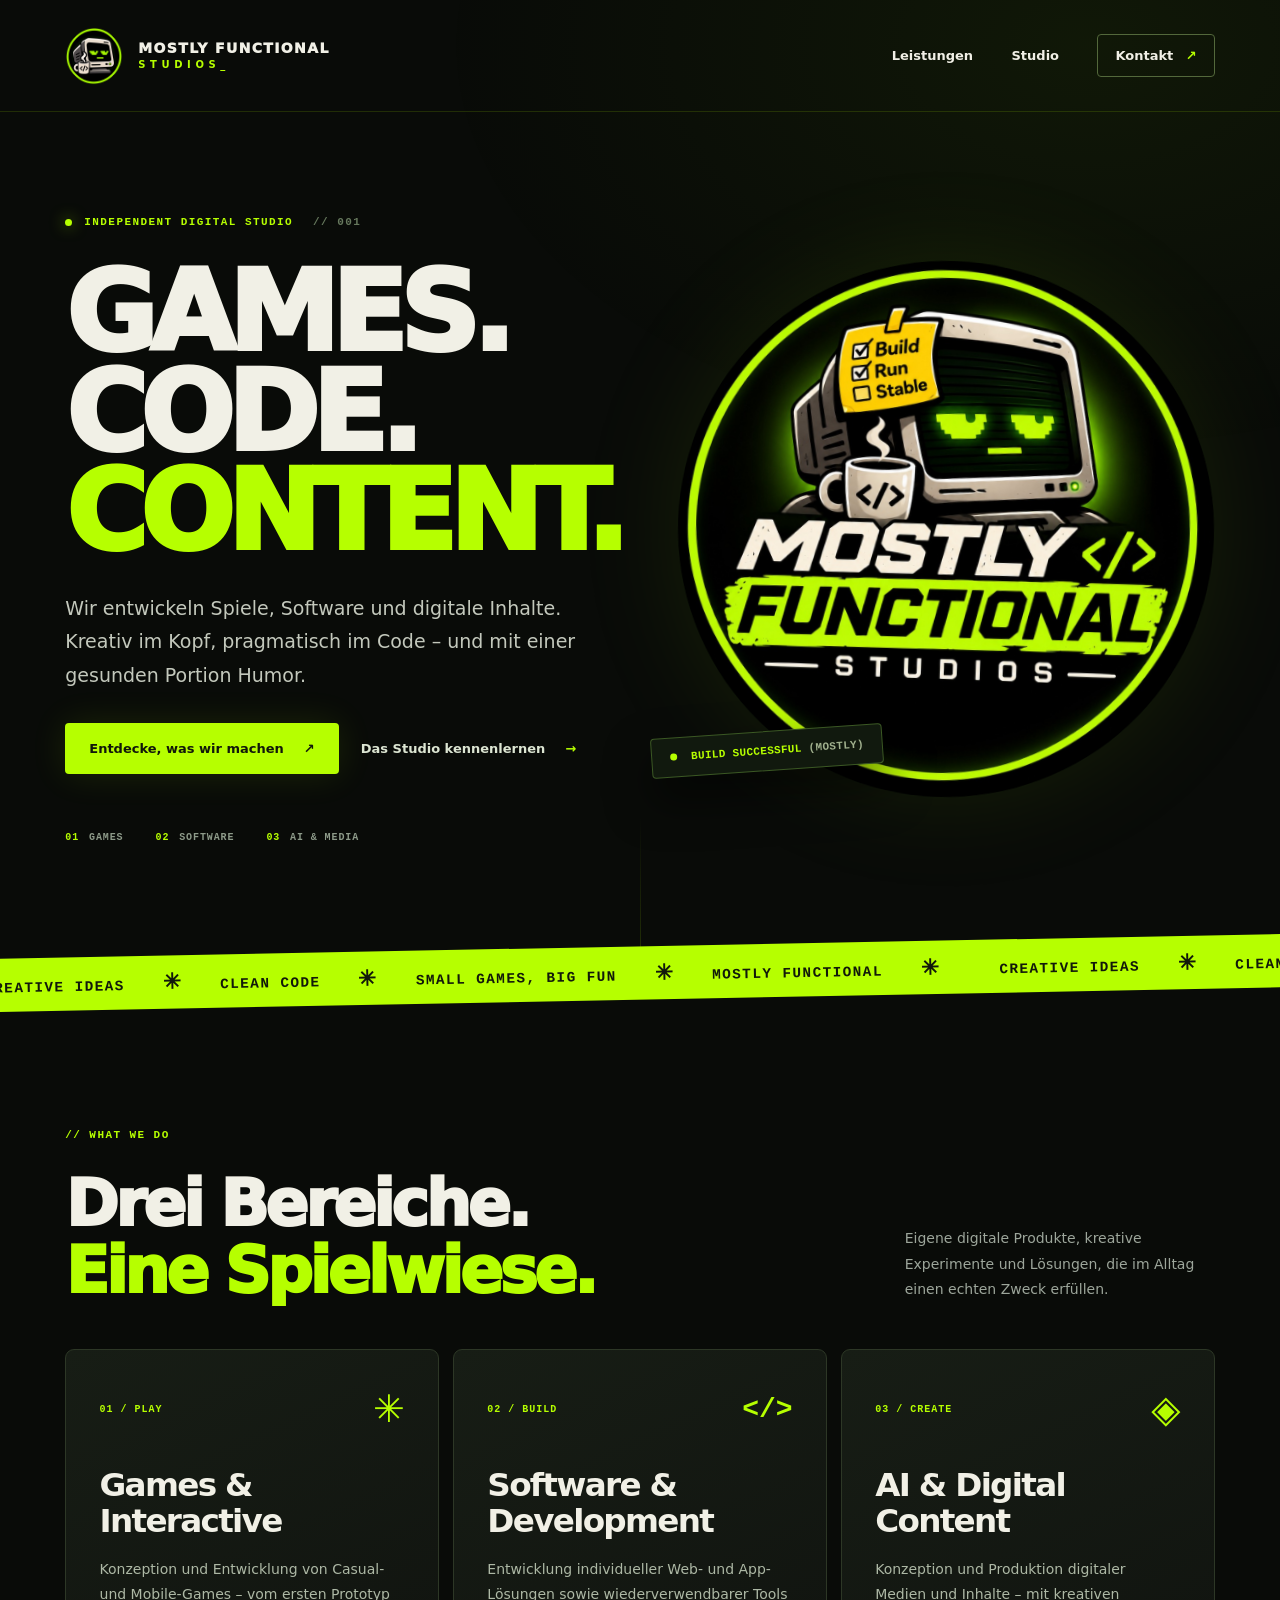
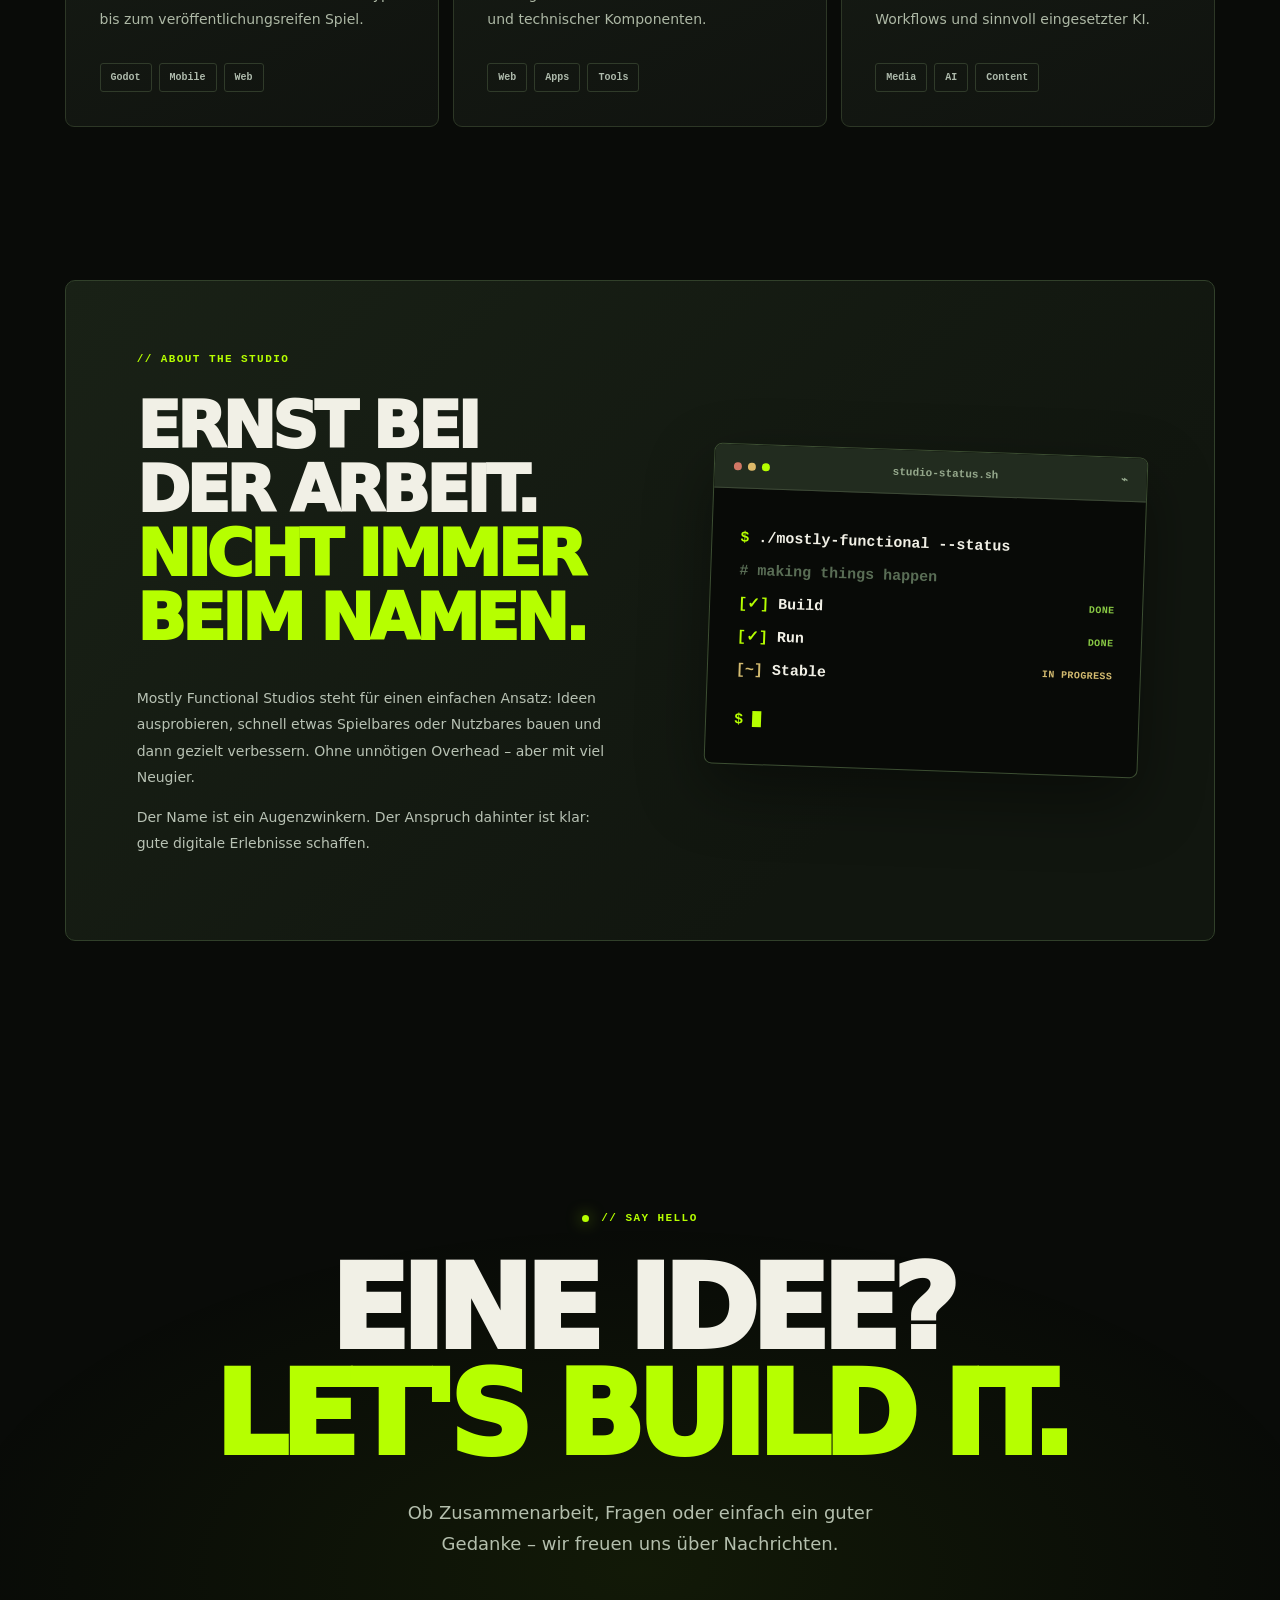
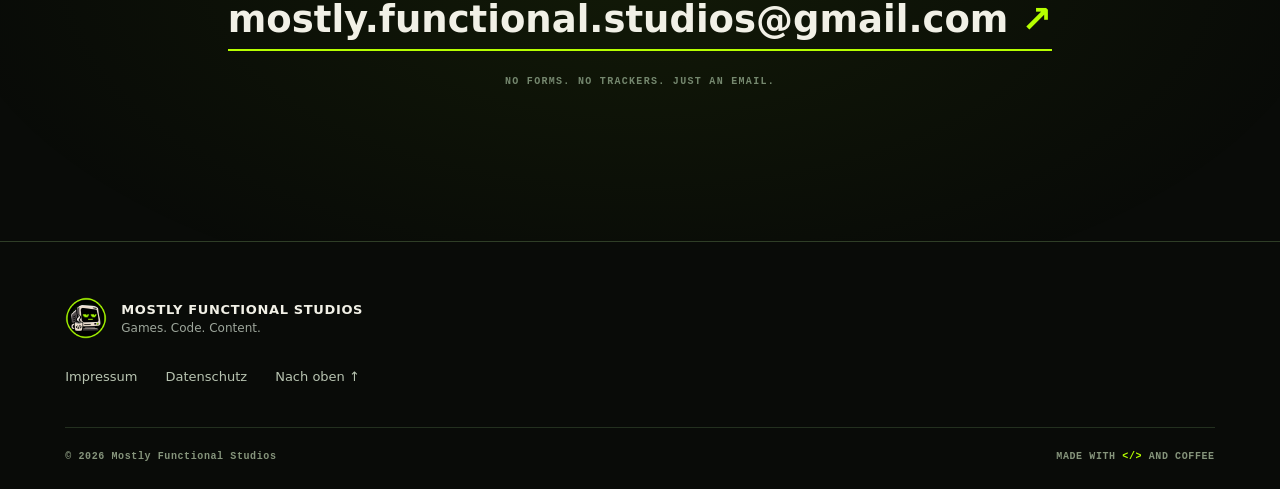
<file: site/index.html>
<!doctype html>
<html lang="de">
  <head>
    <meta charset="utf-8" />
    <meta name="viewport" content="width=device-width, initial-scale=1" />
    <meta name="theme-color" content="#090b08" />
    <meta name="description" content="Mostly Functional Studios entwickelt Casual Games, individuelle Software und digitale Inhalte – pragmatisch, kreativ und mit einer gesunden Portion Humor." />
    <meta property="og:type" content="website" />
    <meta property="og:locale" content="de_DE" />
    <meta property="og:title" content="Mostly Functional Studios – Games. Code. Content." />
    <meta property="og:description" content="Unabhängiges Studio für Spieleentwicklung, Software und digitale Inhalte." />
    <meta property="og:url" content="https://mostly-functional-studios.github.io/" />
    <meta property="og:image" content="https://mostly-functional-studios.github.io/assets/img/company-logo.jpeg" />
    <meta name="twitter:card" content="summary_large_image" />
    <link rel="canonical" href="https://mostly-functional-studios.github.io/" />
    <link rel="icon" type="image/x-icon" href="assets/img/favicon.ico" />
    <link rel="icon" type="image/png" sizes="32x32" href="assets/img/favicon-32.png" />
    <link rel="icon" type="image/png" sizes="16x16" href="assets/img/favicon-16.png" />
    <link rel="apple-touch-icon" sizes="180x180" href="assets/img/apple-touch-icon.png" />
    <link rel="manifest" href="site.webmanifest" />
    <link rel="stylesheet" href="assets/css/styles.css" />
    <title>Mostly Functional Studios — Games. Code. Content.</title>
  </head>
  <body>
    <a class="skip-link" href="#main">Zum Inhalt springen</a>
    <div class="site-shell">
      <header class="site-header" id="top">
        <a class="brand" href="./" aria-label="Mostly Functional Studios – Startseite">
          <img class="brand-symbol" src="assets/img/logo-512.png" alt="" width="58" height="58" />
          <span class="brand-wordmark"><strong>MOSTLY FUNCTIONAL</strong><small>STUDIOS<span class="brand-cursor" aria-hidden="true">_</span></small></span>
        </a>
        <nav class="nav" aria-label="Hauptnavigation">
          <a href="#leistungen">Leistungen</a>
          <a href="#studio">Studio</a>
          <a href="#kontakt" class="nav-contact">Kontakt <span aria-hidden="true">↗</span></a>
        </nav>
      </header>

      <main id="main">
        <section class="hero" aria-labelledby="hero-title">
          <div class="hero-copy">
            <div class="eyebrow"><span class="status-dot" aria-hidden="true"></span> INDEPENDENT DIGITAL STUDIO <span class="eyebrow-id">// 001</span></div>
            <h1 id="hero-title">GAMES.<br />CODE.<br /><span>CONTENT.</span></h1>
            <p class="hero-lead">Wir entwickeln Spiele, Software und digitale Inhalte. Kreativ im Kopf, pragmatisch im Code – und mit einer gesunden Portion Humor.</p>
            <div class="hero-actions">
              <a class="button button-primary" href="#leistungen">Entdecke, was wir machen <span aria-hidden="true">↗</span></a>
              <a class="button button-text" href="#studio">Das Studio kennenlernen <span aria-hidden="true">→</span></a>
            </div>
            <div class="hero-meta" aria-label="Tätigkeitsbereiche"><span><b>01</b> GAMES</span><span><b>02</b> SOFTWARE</span><span><b>03</b> AI &amp; MEDIA</span></div>
          </div>
          <div class="hero-art">
            <div class="art-glow" aria-hidden="true"></div>
            <img src="assets/img/company-logo.jpeg" alt="Mostly Functional Studios – Retro-Computer mit pixeligen grünen Augen, Kaffeetasse und dem Motto Build, Run, Stable." width="1254" height="1254" fetchpriority="high" />
            <div class="art-label" aria-hidden="true"><span class="art-label-dot"></span> BUILD SUCCESSFUL <span class="art-label-muted">(MOSTLY)</span></div>
          </div>
        </section>

        <div class="ticker" aria-hidden="true"><div class="ticker-track"><span>CREATIVE IDEAS <b>✳</b> CLEAN CODE <b>✳</b> SMALL GAMES, BIG FUN <b>✳</b> MOSTLY FUNCTIONAL <b>✳</b></span><span>CREATIVE IDEAS <b>✳</b> CLEAN CODE <b>✳</b> SMALL GAMES, BIG FUN <b>✳</b> MOSTLY FUNCTIONAL <b>✳</b></span></div></div>

        <section class="section section-services" id="leistungen" aria-labelledby="services-title">
          <div class="section-heading">
            <div>
              <div class="section-kicker">// WHAT WE DO</div>
              <h2 id="services-title">Drei Bereiche.<br /><span>Eine Spielwiese.</span></h2>
            </div>
            <p>Eigene digitale Produkte, kreative Experimente und Lösungen, die im Alltag einen echten Zweck erfüllen.</p>
          </div>
          <div class="services-grid">
            <article class="service-card">
              <div class="card-top"><span class="card-index">01 / PLAY</span><span class="card-symbol" aria-hidden="true">✳</span></div>
              <h3>Games &amp;<br />Interactive</h3>
              <p>Konzeption und Entwicklung von Casual- und Mobile-Games – vom ersten Prototyp bis zum veröffentlichungsreifen Spiel.</p>
              <div class="card-tags"><span>Godot</span><span>Mobile</span><span>Web</span></div>
            </article>
            <article class="service-card">
              <div class="card-top"><span class="card-index">02 / BUILD</span><span class="card-symbol code-symbol" aria-hidden="true">&lt;/&gt;</span></div>
              <h3>Software &amp;<br />Development</h3>
              <p>Entwicklung individueller Web- und App-Lösungen sowie wiederverwendbarer Tools und technischer Komponenten.</p>
              <div class="card-tags"><span>Web</span><span>Apps</span><span>Tools</span></div>
            </article>
            <article class="service-card">
              <div class="card-top"><span class="card-index">03 / CREATE</span><span class="card-symbol" aria-hidden="true">◈</span></div>
              <h3>AI &amp; Digital<br />Content</h3>
              <p>Konzeption und Produktion digitaler Medien und Inhalte – mit kreativen Workflows und sinnvoll eingesetzter KI.</p>
              <div class="card-tags"><span>Media</span><span>AI</span><span>Content</span></div>
            </article>
          </div>
        </section>

        <section class="section section-about" id="studio" aria-labelledby="studio-title">
          <div class="about-panel">
            <div class="about-copy">
              <div class="section-kicker">// ABOUT THE STUDIO</div>
              <h2 id="studio-title">ERNST BEI<br />DER ARBEIT.<br /><span>NICHT IMMER<br />BEIM NAMEN.</span></h2>
              <p>Mostly Functional Studios steht für einen einfachen Ansatz: Ideen ausprobieren, schnell etwas Spielbares oder Nutzbares bauen und dann gezielt verbessern. Ohne unnötigen Overhead – aber mit viel Neugier.</p>
              <p>Der Name ist ein Augenzwinkern. Der Anspruch dahinter ist klar: gute digitale Erlebnisse schaffen.</p>
            </div>
            <div class="terminal" role="img" aria-label="Illustrative Entwickler-Konsole: Build erfolgreich, Run erfolgreich, Stable in Arbeit.">
              <div class="terminal-top"><span class="traffic-lights"><i></i><i></i><i></i></span><span>studio-status.sh</span><span>⌁</span></div>
              <div class="terminal-body"><p><span class="prompt">$</span> ./mostly-functional --status</p><p><span class="comment"># making things happen</span></p><p><span class="check">[✓]</span> Build <span class="tag-good">DONE</span></p><p><span class="check">[✓]</span> Run <span class="tag-good">DONE</span></p><p><span class="pending">[~]</span> Stable <span class="tag-pending">IN PROGRESS</span></p><p class="terminal-end"><span class="prompt">$</span> <span class="cursor" aria-hidden="true"></span></p></div>
            </div>
          </div>
        </section>

        <section class="section section-contact" id="kontakt" aria-labelledby="contact-title">
          <div class="contact-kicker"><span class="status-dot" aria-hidden="true"></span> // SAY HELLO</div>
          <h2 id="contact-title">EINE IDEE?<br /><span>LET'S BUILD IT.</span></h2>
          <p>Ob Zusammenarbeit, Fragen oder einfach ein guter Gedanke – wir freuen uns über Nachrichten.</p>
          <a class="contact-link" href="mailto:mostly.functional.studios@gmail.com">mostly.functional.studios@gmail.com <span aria-hidden="true">↗</span></a>
          <div class="contact-note">NO FORMS. NO TRACKERS. JUST AN EMAIL.</div>
        </section>
      </main>

      <footer class="site-footer">
        <div class="footer-brand"><img src="assets/img/logo-512.png" alt="" width="42" height="42" /><span><strong>MOSTLY FUNCTIONAL STUDIOS</strong><small>Games. Code. Content.</small></span></div>
        <div class="footer-links"><a href="impressum/">Impressum</a><a href="privacy/">Datenschutz</a><a href="#top">Nach oben ↑</a></div>
        <div class="footer-bottom"><span>© <span id="copyright-year">2026</span> Mostly Functional Studios</span><span>MADE WITH <span class="neon">&lt;/&gt;</span> AND COFFEE</span></div>
      </footer>
    </div>
  </body>
</html>
</file>
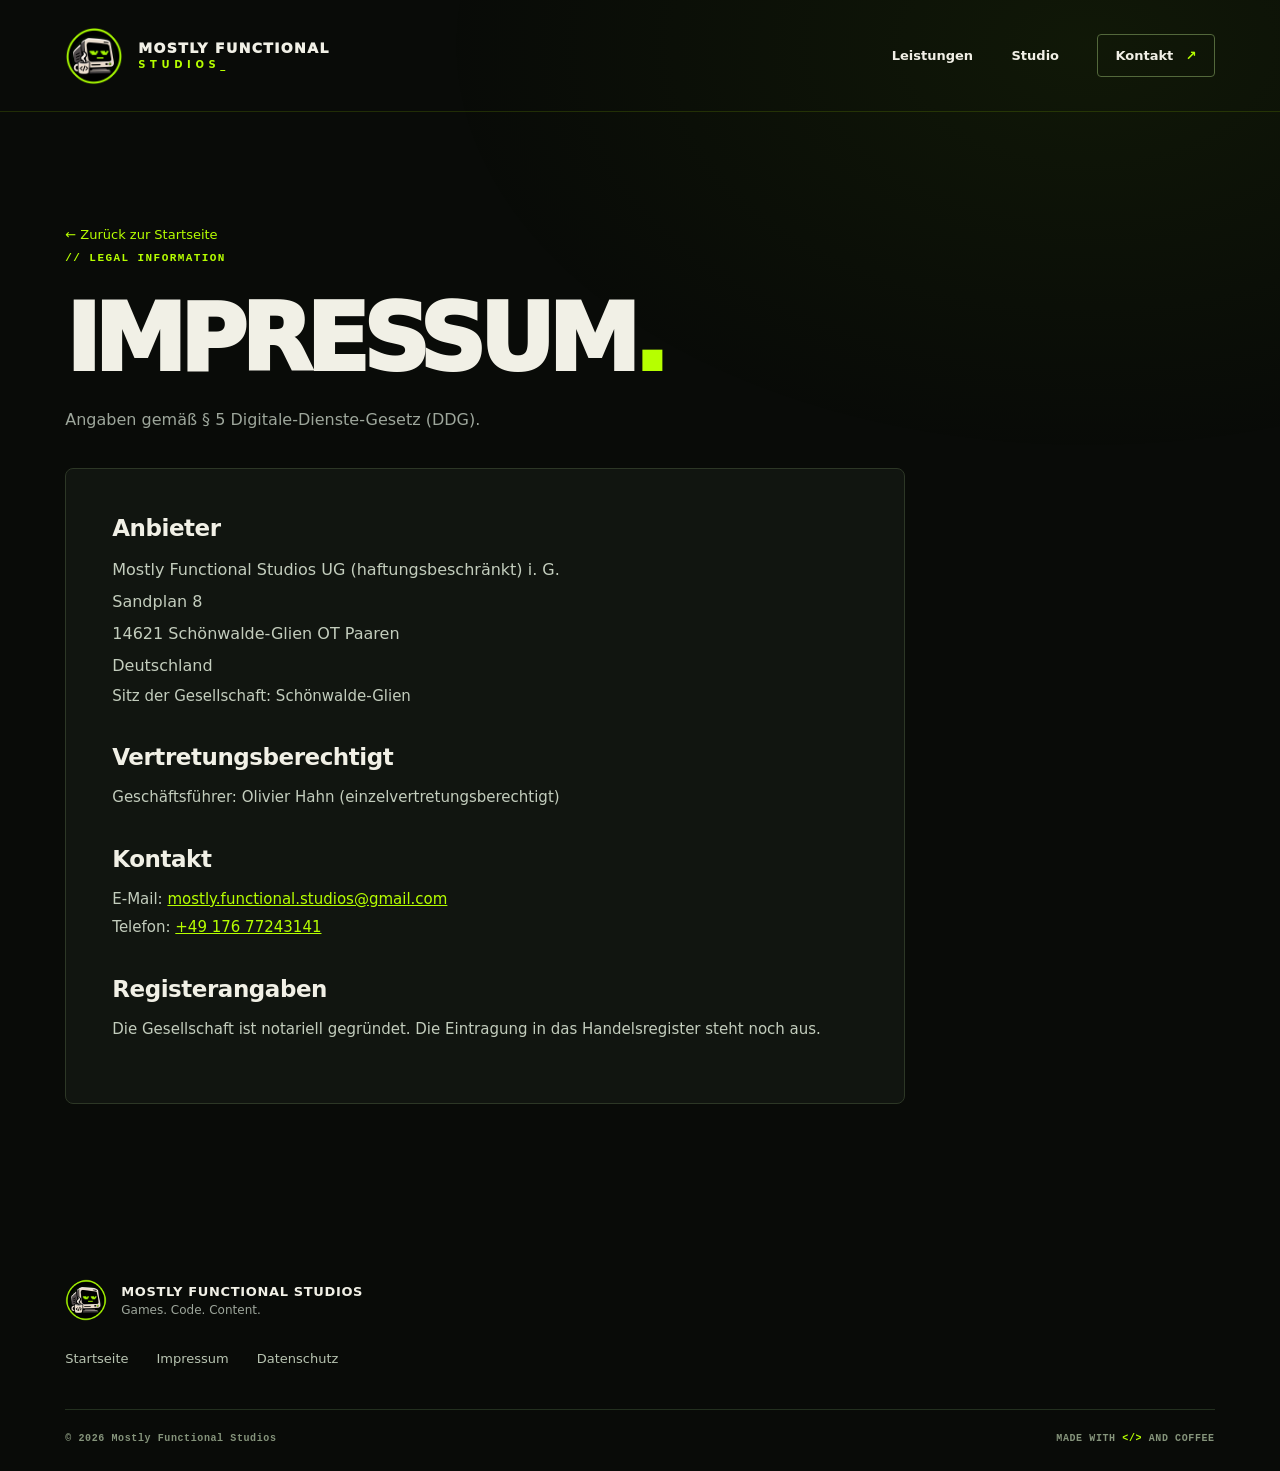
<file: site/impressum/index.html>
<!doctype html>
<html lang="de">
  <head>
    <meta charset="utf-8" />
    <meta name="viewport" content="width=device-width, initial-scale=1" />
    <meta name="theme-color" content="#090b08" />
    <meta name="description" content="Impressum und Anbieterkennzeichnung von Mostly Functional Studios." />
    <link rel="canonical" href="https://mostly-functional-studios.github.io/impressum/" />
    <link rel="icon" type="image/x-icon" href="../assets/img/favicon.ico" />
    <link rel="icon" type="image/png" sizes="32x32" href="../assets/img/favicon-32.png" />
    <link rel="apple-touch-icon" href="../assets/img/apple-touch-icon.png" />
    <link rel="stylesheet" href="../assets/css/styles.css" />
    <title>Impressum – Mostly Functional Studios</title>
  </head>
  <body>
    <a class="skip-link" href="#main">Zum Inhalt springen</a>
    <div class="site-shell">
      <header class="site-header" id="top">
        <a class="brand" href="../" aria-label="Mostly Functional Studios – Startseite"><img class="brand-symbol" src="../assets/img/logo-512.png" alt="" width="58" height="58" /><span class="brand-wordmark"><strong>MOSTLY FUNCTIONAL</strong><small>STUDIOS<span class="brand-cursor" aria-hidden="true">_</span></small></span></a>
        <nav class="nav" aria-label="Hauptnavigation"><a href="../#leistungen">Leistungen</a><a href="../#studio">Studio</a><a href="../#kontakt" class="nav-contact">Kontakt <span aria-hidden="true">↗</span></a></nav>
      </header>
      <main class="legal-main" id="main">
        <a class="legal-back" href="../">← Zurück zur Startseite</a>
        <div class="legal-header"><div class="section-kicker">// LEGAL INFORMATION</div><h1>IMPRESSUM<span class="neon">.</span></h1><p>Angaben gemäß § 5 Digitale-Dienste-Gesetz (DDG).</p></div>
        <div class="legal-card">
          <h2>Anbieter</h2>
          <address>Mostly Functional Studios UG (haftungsbeschränkt) i. G.<br />Sandplan 8<br />14621 Schönwalde-Glien OT Paaren<br />Deutschland</address>
          <p>Sitz der Gesellschaft: Schönwalde-Glien</p>
          <h2>Vertretungsberechtigt</h2><p>Geschäftsführer: Olivier Hahn (einzelvertretungsberechtigt)</p>
          <h2>Kontakt</h2><p>E-Mail: <a href="mailto:mostly.functional.studios@gmail.com">mostly.functional.studios@gmail.com</a><br />Telefon: <a href="tel:+4917677243141">+49 176 77243141</a></p>
          <h2>Registerangaben</h2><p>Die Gesellschaft ist notariell gegründet. Die Eintragung in das Handelsregister steht noch aus.</p>
          <!-- Weitere Pflichtangaben (z. B. Wirtschafts-Identifikationsnummer, besondere Berufs- oder Aufsichtsangaben, Verbraucherstreitbeilegung) abhängig vom Einzelfall prüfen. Keine Steuer-ID oder Steuernummer einer natürlichen Person veröffentlichen. -->
        </div>
      </main>
      <footer class="site-footer"><div class="footer-brand"><img src="../assets/img/logo-512.png" alt="" width="42" height="42" /><span><strong>MOSTLY FUNCTIONAL STUDIOS</strong><small>Games. Code. Content.</small></span></div><div class="footer-links"><a href="../">Startseite</a><a href="./" aria-current="page">Impressum</a><a href="../privacy/">Datenschutz</a></div><div class="footer-bottom"><span>© 2026 Mostly Functional Studios</span><span>MADE WITH <span class="neon">&lt;/&gt;</span> AND COFFEE</span></div></footer>
    </div>
  </body>
</html>
</file>
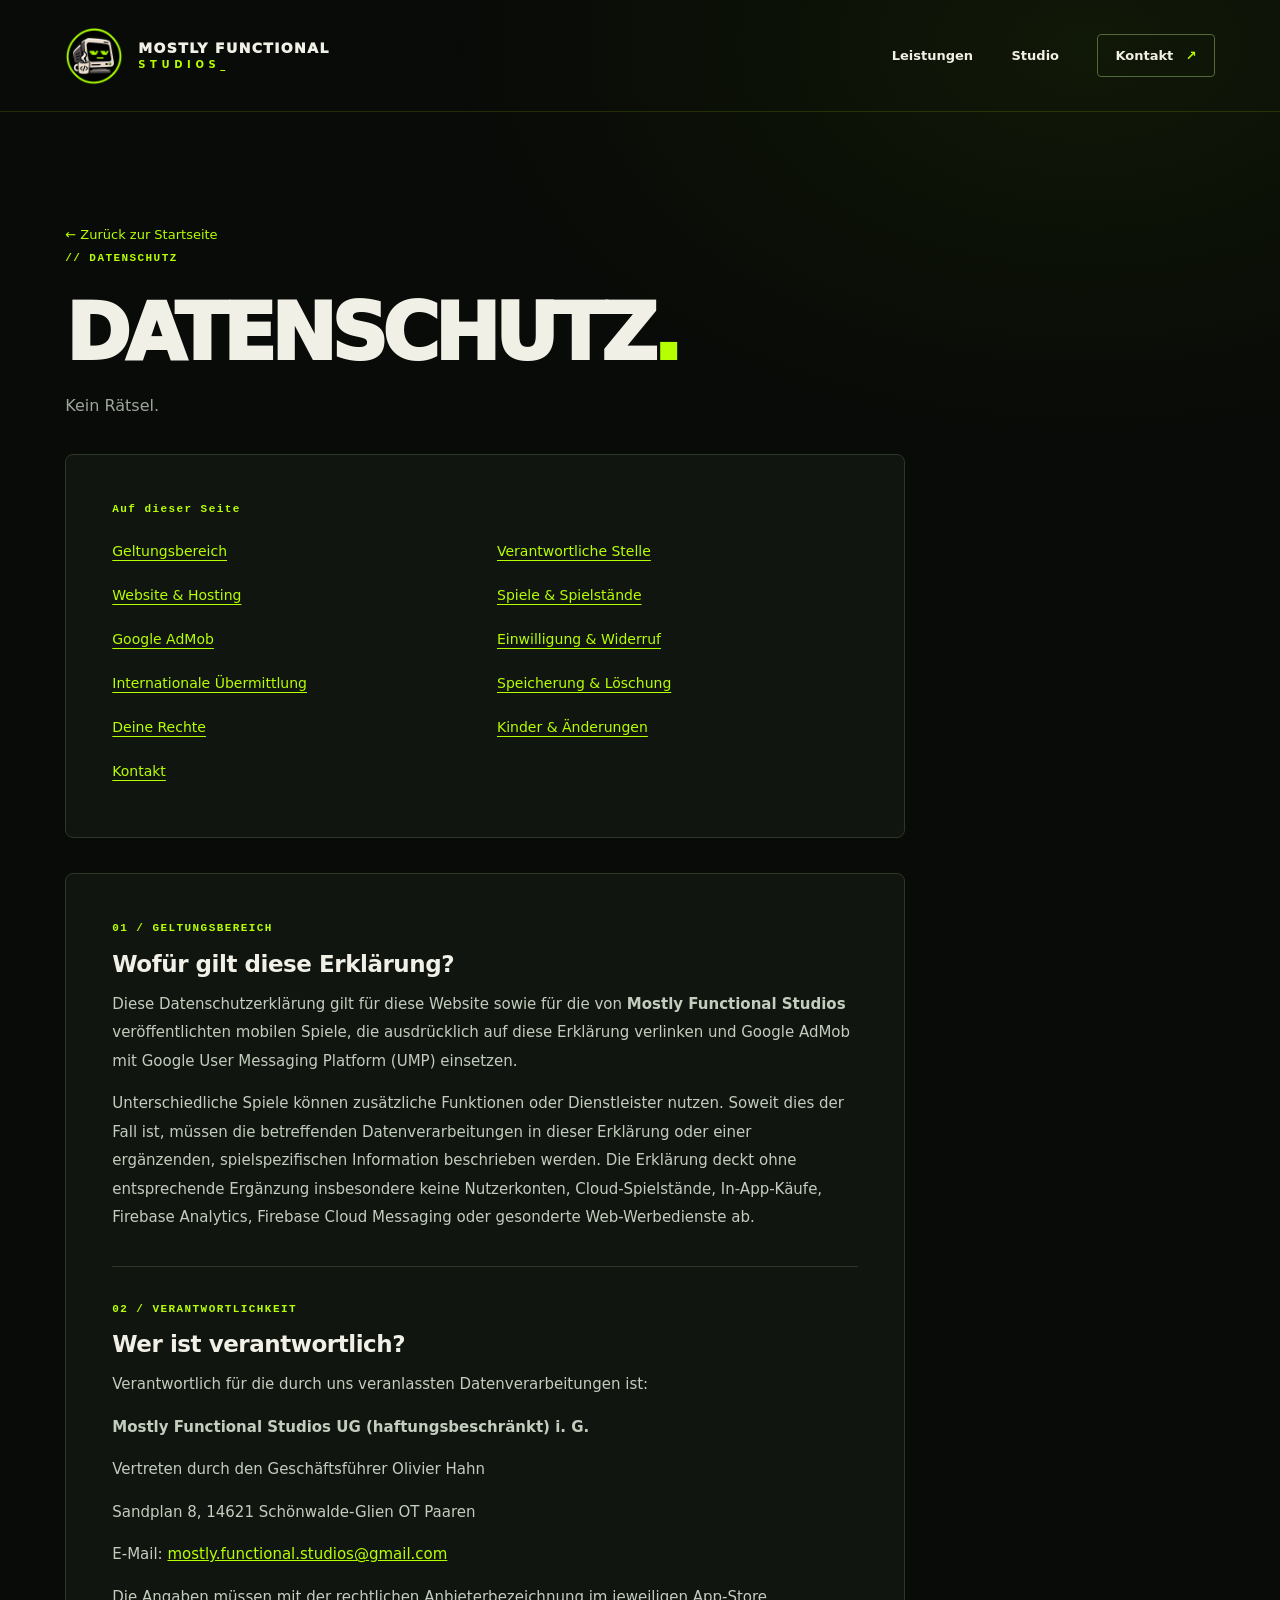
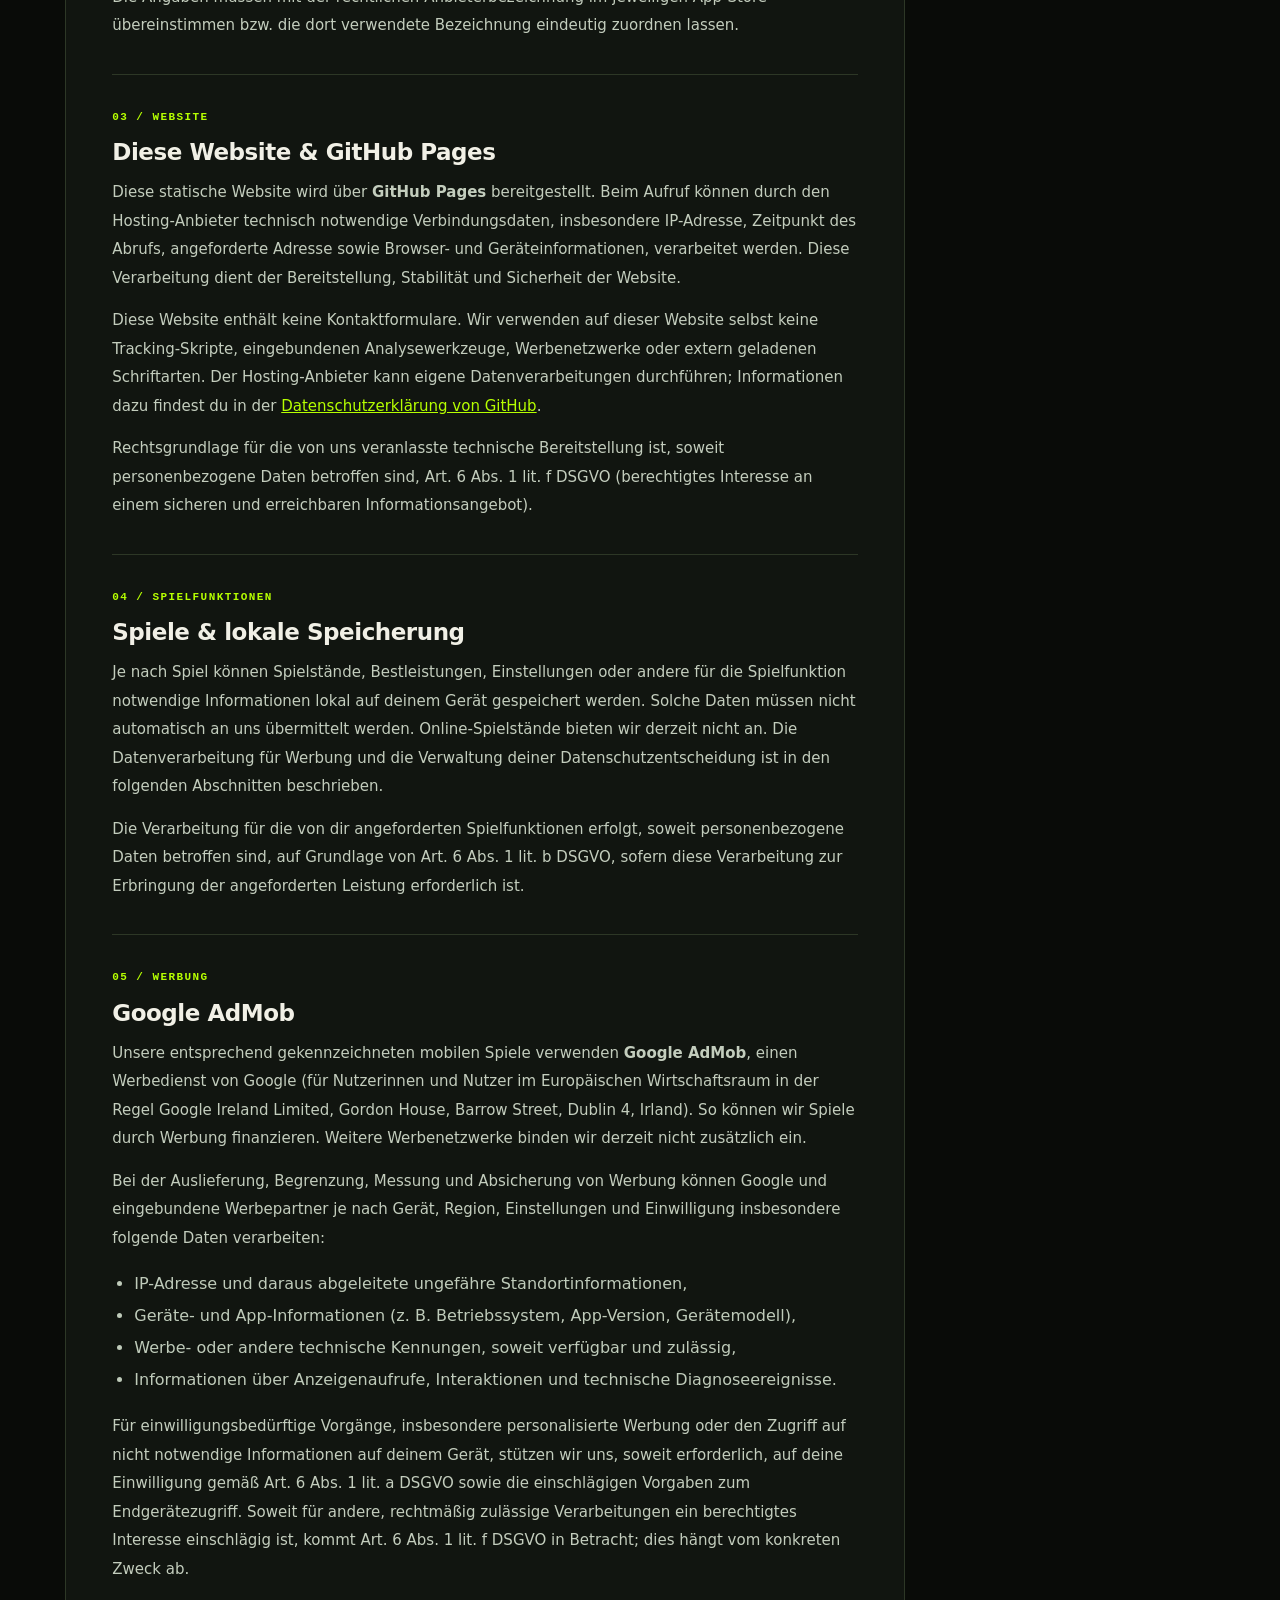
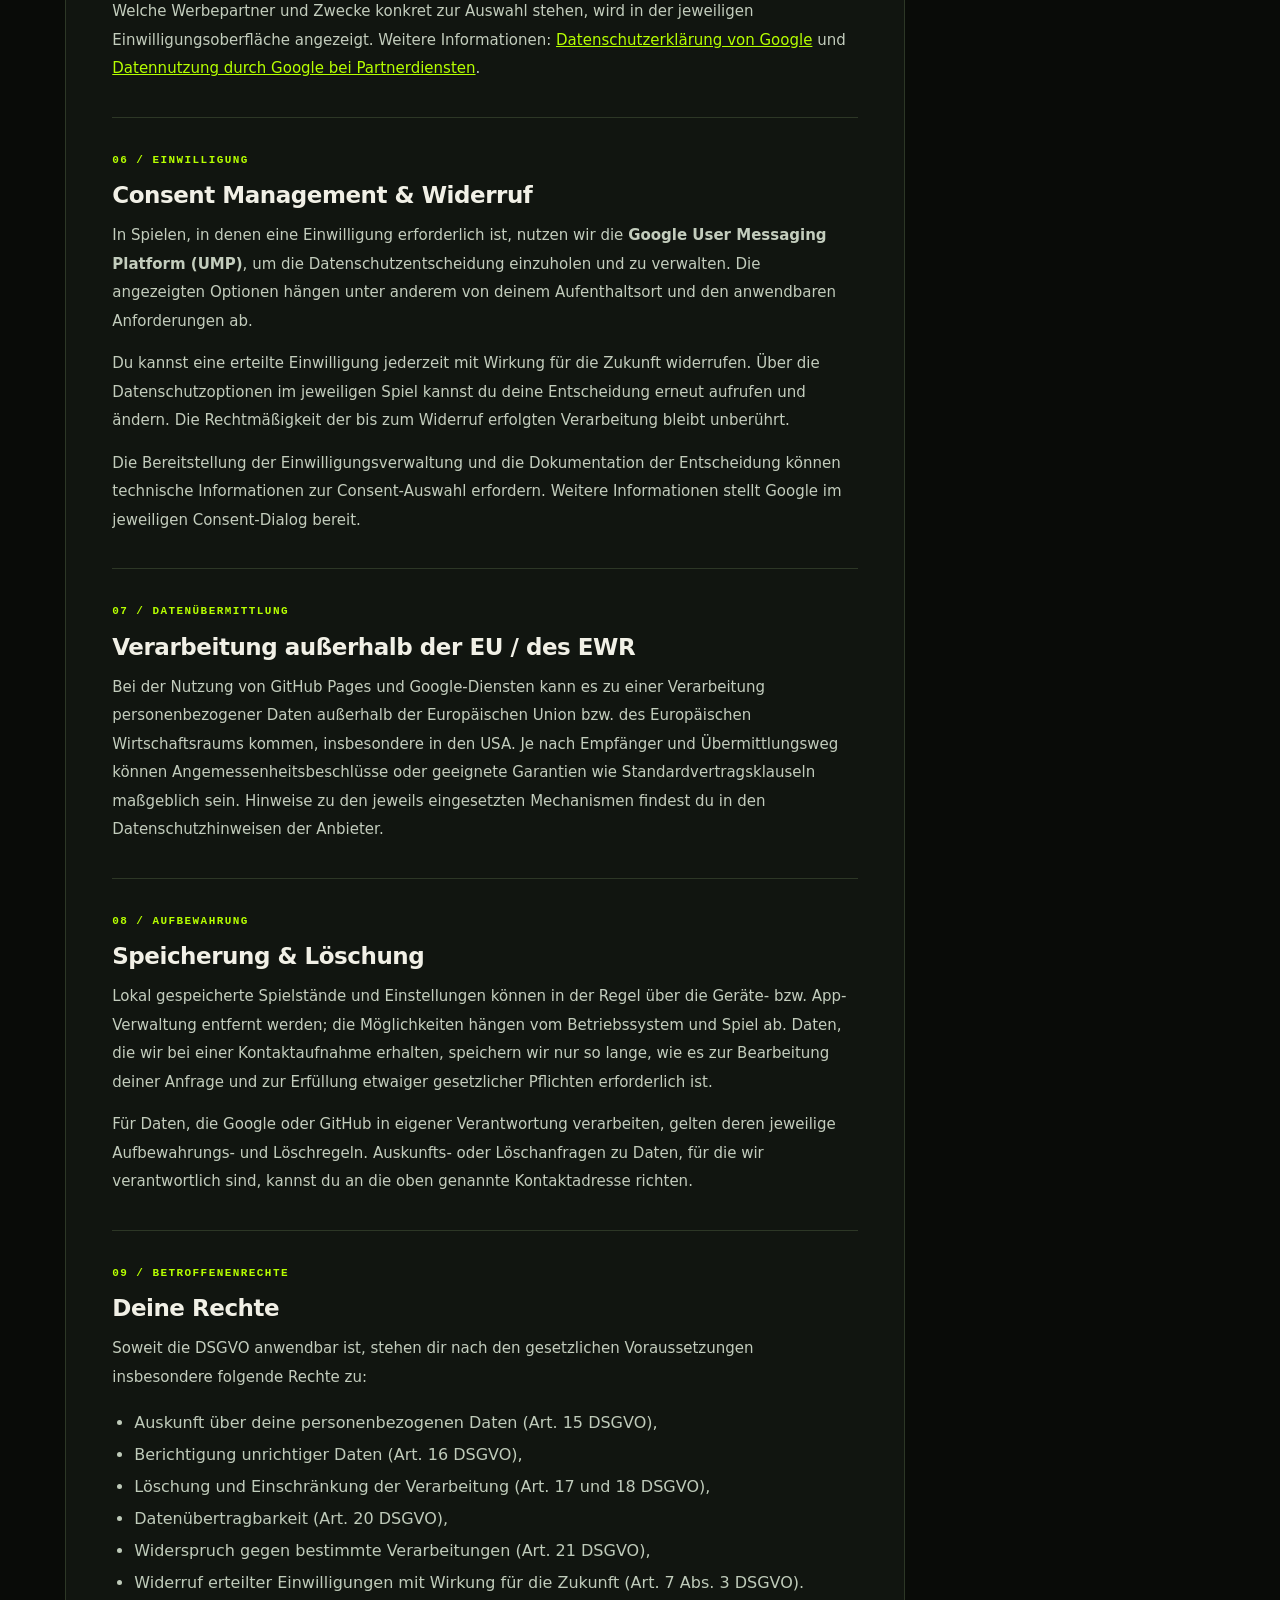
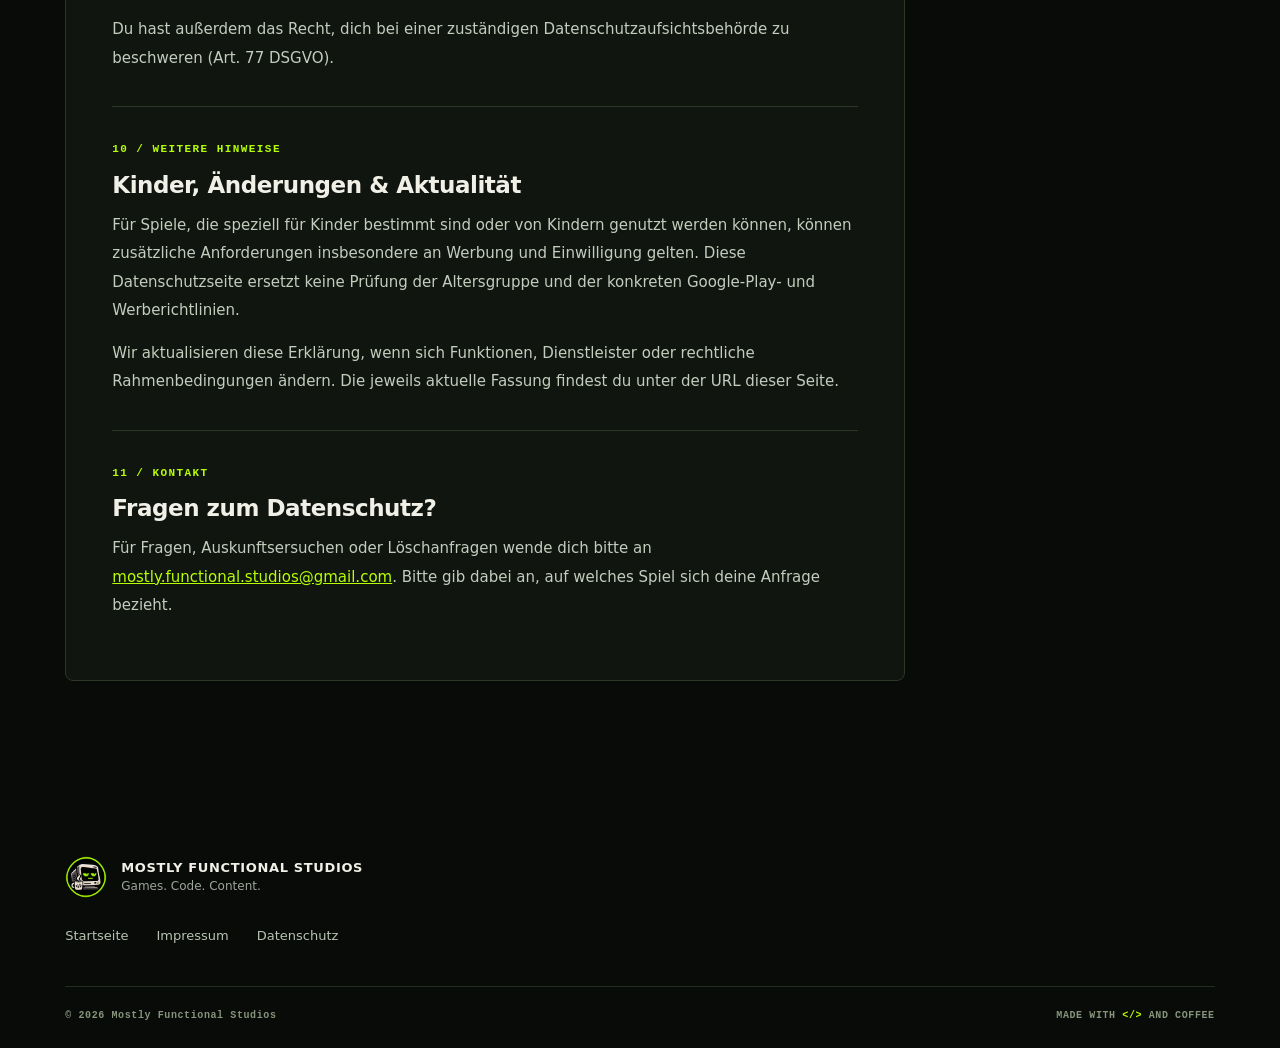
<file: site/privacy/index.html>
<!doctype html>
<html lang="de">
  <head>
    <meta charset="utf-8" />
    <meta name="viewport" content="width=device-width, initial-scale=1" />
    <meta name="theme-color" content="#090b08" />
    <meta name="description" content="Datenschutzerklärung für mobile Spiele von Mostly Functional Studios und diese Website. Informationen zu AdMob, Einwilligung, Datenverarbeitung und Betroffenenrechten." />
    <link rel="canonical" href="https://mostly-functional-studios.github.io/privacy/" />
    <link rel="icon" type="image/x-icon" href="../assets/img/favicon.ico" />
    <link rel="icon" type="image/png" sizes="32x32" href="../assets/img/favicon-32.png" />
    <link rel="apple-touch-icon" href="../assets/img/apple-touch-icon.png" />
    <link rel="stylesheet" href="../assets/css/styles.css" />
    <title>Datenschutz – Mostly Functional Studios</title>
  </head>
  <body>
    <a class="skip-link" href="#main">Zum Inhalt springen</a>
    <div class="site-shell">
      <header class="site-header" id="top">
        <a class="brand" href="../" aria-label="Mostly Functional Studios – Startseite"><img class="brand-symbol" src="../assets/img/logo-512.png" alt="" width="58" height="58" /><span class="brand-wordmark"><strong>MOSTLY FUNCTIONAL</strong><small>STUDIOS<span class="brand-cursor" aria-hidden="true">_</span></small></span></a>
        <nav class="nav" aria-label="Hauptnavigation"><a href="../#leistungen">Leistungen</a><a href="../#studio">Studio</a><a href="../#kontakt" class="nav-contact">Kontakt <span aria-hidden="true">↗</span></a></nav>
      </header>
      <main class="legal-main privacy-main" id="main">
        <a class="legal-back" href="../">← Zurück zur Startseite</a>
        <div class="legal-header"><div class="section-kicker">// DATENSCHUTZ</div><h1>DATENSCHUTZ<span class="neon">.</span></h1><p>Kein Rätsel.</p></div>
        <nav class="legal-card privacy-toc" aria-label="Inhalt">
        <p>Auf dieser Seite</p>
        <ul>
          <li><a href="#geltungsbereich">Geltungsbereich</a></li>
          <li><a href="#verantwortlich">Verantwortliche Stelle</a></li>
          <li><a href="#website">Website &amp; Hosting</a></li>
          <li><a href="#spiele">Spiele &amp; Spielstände</a></li>
          <li><a href="#werbung">Google AdMob</a></li>
          <li><a href="#einwilligung">Einwilligung &amp; Widerruf</a></li>
          <li><a href="#uebermittlung">Internationale Übermittlung</a></li>
          <li><a href="#speicherung">Speicherung &amp; Löschung</a></li>
          <li><a href="#rechte">Deine Rechte</a></li>
          <li><a href="#kinder">Kinder &amp; Änderungen</a></li>
          <li><a href="#kontakt">Kontakt</a></li>
        </ul>
      </nav>
        <article class="legal-card privacy-policy">
        <section id="geltungsbereich"><span class="section-kicker">01 / GELTUNGSBEREICH</span>
          <h2>Wofür gilt diese Erklärung?</h2>
          <p>Diese Datenschutzerklärung gilt für diese Website sowie für die von <strong>Mostly Functional
              Studios</strong> veröffentlichten mobilen Spiele, die ausdrücklich auf diese Erklärung verlinken und
            Google AdMob mit Google User Messaging Platform (UMP) einsetzen.</p>
          <p>Unterschiedliche Spiele können zusätzliche Funktionen oder Dienstleister nutzen. Soweit dies der Fall ist,
            müssen die betreffenden Datenverarbeitungen in dieser Erklärung oder einer ergänzenden, spielspezifischen
            Information beschrieben werden. Die Erklärung deckt ohne entsprechende Ergänzung insbesondere keine
            Nutzerkonten, Cloud-Spielstände, In-App-Käufe, Firebase Analytics, Firebase Cloud Messaging oder gesonderte Web-Werbedienste ab.</p>
        </section>

        <section id="verantwortlich"><span class="section-kicker">02 / VERANTWORTLICHKEIT</span>
          <h2>Wer ist verantwortlich?</h2>
          <p>Verantwortlich für die durch uns veranlassten Datenverarbeitungen ist:</p>
          <div class="detail-box">
            <p><strong>Mostly Functional Studios UG (haftungsbeschränkt) i. G.</strong></p>
            <p>Vertreten durch den Geschäftsführer Olivier Hahn</p>
            <p>Sandplan 8, 14621 Schönwalde-Glien OT Paaren</p>
            <p>E-Mail: <a href="mailto:mostly.functional.studios@gmail.com">mostly.functional.studios@gmail.com</a></p>
          </div>
          <p>Die Angaben müssen mit der rechtlichen Anbieterbezeichnung im jeweiligen App-Store übereinstimmen bzw. die
            dort verwendete Bezeichnung eindeutig zuordnen lassen.</p>
        </section>

        <section id="website"><span class="section-kicker">03 / WEBSITE</span>
          <h2>Diese Website &amp; GitHub Pages</h2>
          <p>Diese statische Website wird über <strong>GitHub Pages</strong> bereitgestellt. Beim Aufruf können durch
            den Hosting-Anbieter technisch notwendige Verbindungsdaten, insbesondere IP-Adresse, Zeitpunkt des Abrufs,
            angeforderte Adresse sowie Browser- und Geräteinformationen, verarbeitet werden. Diese Verarbeitung dient
            der Bereitstellung, Stabilität und Sicherheit der Website.</p>
          <p>Diese Website enthält keine Kontaktformulare. Wir verwenden auf dieser Website selbst keine Tracking-Skripte, eingebundenen Analysewerkzeuge,
            Werbenetzwerke oder extern geladenen Schriftarten. Der Hosting-Anbieter kann eigene Datenverarbeitungen
            durchführen; Informationen dazu findest du in der <a
              href="https://docs.github.com/en/site-policy/privacy-policies/github-general-privacy-statement"
              rel="noopener noreferrer">Datenschutzerklärung von GitHub</a>.</p>
          <p>Rechtsgrundlage für die von uns veranlasste technische Bereitstellung ist, soweit personenbezogene Daten
            betroffen sind, Art. 6 Abs. 1 lit. f DSGVO (berechtigtes Interesse an einem sicheren und erreichbaren
            Informationsangebot).</p>
        </section>

        <section id="spiele"><span class="section-kicker">04 / SPIELFUNKTIONEN</span>
          <h2>Spiele &amp; lokale Speicherung</h2>
          <p>Je nach Spiel können Spielstände, Bestleistungen, Einstellungen oder andere für die Spielfunktion
            notwendige Informationen lokal auf deinem Gerät gespeichert werden. Solche Daten müssen nicht automatisch an
            uns übermittelt werden. Online-Spielstände bieten wir derzeit nicht an. Die Datenverarbeitung für Werbung
            und die Verwaltung deiner Datenschutzentscheidung ist in den folgenden Abschnitten beschrieben.</p>
          <p>Die Verarbeitung für die von dir angeforderten Spielfunktionen erfolgt, soweit personenbezogene Daten
            betroffen sind, auf Grundlage von Art. 6 Abs. 1 lit. b DSGVO, sofern diese Verarbeitung zur Erbringung der
            angeforderten Leistung erforderlich ist.</p>
        </section>

        <section id="werbung"><span class="section-kicker">05 / WERBUNG</span>
          <h2>Google AdMob</h2>
          <p>Unsere entsprechend gekennzeichneten mobilen Spiele verwenden <strong>Google AdMob</strong>, einen
            Werbedienst von Google (für Nutzerinnen und Nutzer im Europäischen Wirtschaftsraum in der Regel Google
            Ireland Limited, Gordon House, Barrow Street, Dublin 4, Irland). So können wir Spiele durch Werbung
            finanzieren. Weitere Werbenetzwerke binden wir derzeit nicht zusätzlich ein.</p>
          <p>Bei der Auslieferung, Begrenzung, Messung und Absicherung von Werbung können Google und eingebundene
            Werbepartner je nach Gerät, Region, Einstellungen und Einwilligung insbesondere folgende Daten verarbeiten:
          </p>
          <ul>
            <li>IP-Adresse und daraus abgeleitete ungefähre Standortinformationen,</li>
            <li>Geräte- und App-Informationen (z. B. Betriebssystem, App-Version, Gerätemodell),</li>
            <li>Werbe- oder andere technische Kennungen, soweit verfügbar und zulässig,</li>
            <li>Informationen über Anzeigenaufrufe, Interaktionen und technische Diagnoseereignisse.</li>
          </ul>
          <p>Für einwilligungsbedürftige Vorgänge, insbesondere personalisierte Werbung oder den Zugriff auf nicht
            notwendige Informationen auf deinem Gerät, stützen wir uns, soweit erforderlich, auf deine Einwilligung
            gemäß Art. 6 Abs. 1 lit. a DSGVO sowie die einschlägigen Vorgaben zum Endgerätezugriff. Soweit für andere,
            rechtmäßig zulässige Verarbeitungen ein berechtigtes Interesse einschlägig ist, kommt Art. 6 Abs. 1 lit. f
            DSGVO in Betracht; dies hängt vom konkreten Zweck ab.</p>
          <p>Welche Werbepartner und Zwecke konkret zur Auswahl stehen, wird in der jeweiligen Einwilligungsoberfläche
            angezeigt. Weitere Informationen: <a href="https://policies.google.com/privacy?hl=de"
              rel="noopener noreferrer">Datenschutzerklärung von Google</a> und <a
              href="https://policies.google.com/technologies/partner-sites?hl=de" rel="noopener noreferrer">Datennutzung
              durch Google bei Partnerdiensten</a>.</p>
        </section>

        <section id="einwilligung"><span class="section-kicker">06 / EINWILLIGUNG</span>
          <h2>Consent Management &amp; Widerruf</h2>
          <p>In Spielen, in denen eine Einwilligung erforderlich ist, nutzen wir die <strong>Google User Messaging
              Platform (UMP)</strong>, um die Datenschutzentscheidung einzuholen und zu verwalten. Die angezeigten
            Optionen hängen unter anderem von deinem Aufenthaltsort und den anwendbaren Anforderungen ab.</p>
          <p>Du kannst eine erteilte Einwilligung jederzeit mit Wirkung für die Zukunft widerrufen. Über die
            Datenschutzoptionen im jeweiligen Spiel kannst du deine Entscheidung erneut aufrufen und ändern. Die
            Rechtmäßigkeit der bis zum Widerruf erfolgten Verarbeitung bleibt unberührt.
          </p>
          <p>Die Bereitstellung der Einwilligungsverwaltung und die Dokumentation der Entscheidung können technische
            Informationen zur Consent-Auswahl erfordern. Weitere Informationen stellt Google im jeweiligen
            Consent-Dialog bereit.</p>
        </section>

        <section id="uebermittlung"><span class="section-kicker">07 / DATENÜBERMITTLUNG</span>
          <h2>Verarbeitung außerhalb der EU / des EWR</h2>
          <p>Bei der Nutzung von GitHub Pages und Google-Diensten kann es zu einer Verarbeitung personenbezogener Daten
            außerhalb der Europäischen Union bzw. des Europäischen Wirtschaftsraums kommen, insbesondere in den USA. Je
            nach Empfänger und Übermittlungsweg können Angemessenheitsbeschlüsse oder geeignete Garantien wie
            Standardvertragsklauseln maßgeblich sein. Hinweise zu den jeweils eingesetzten Mechanismen findest du in den
            Datenschutzhinweisen der Anbieter.</p>
        </section>

        <section id="speicherung"><span class="section-kicker">08 / AUFBEWAHRUNG</span>
          <h2>Speicherung &amp; Löschung</h2>
          <p>Lokal gespeicherte Spielstände und Einstellungen können in der Regel über die Geräte- bzw. App-Verwaltung
            entfernt werden; die Möglichkeiten hängen vom Betriebssystem und Spiel ab. Daten, die wir bei einer
            Kontaktaufnahme erhalten, speichern wir nur so lange, wie es zur Bearbeitung deiner Anfrage und zur
            Erfüllung etwaiger gesetzlicher Pflichten erforderlich ist.</p>
          <p>Für Daten, die Google oder GitHub in eigener Verantwortung verarbeiten, gelten deren jeweilige
            Aufbewahrungs- und Löschregeln. Auskunfts- oder Löschanfragen zu Daten, für die wir verantwortlich sind,
            kannst du an die oben genannte Kontaktadresse richten.</p>
        </section>

        <section id="rechte"><span class="section-kicker">09 / BETROFFENENRECHTE</span>
          <h2>Deine Rechte</h2>
          <p>Soweit die DSGVO anwendbar ist, stehen dir nach den gesetzlichen Voraussetzungen insbesondere folgende
            Rechte zu:</p>
          <ul>
            <li>Auskunft über deine personenbezogenen Daten (Art. 15 DSGVO),</li>
            <li>Berichtigung unrichtiger Daten (Art. 16 DSGVO),</li>
            <li>Löschung und Einschränkung der Verarbeitung (Art. 17 und 18 DSGVO),</li>
            <li>Datenübertragbarkeit (Art. 20 DSGVO),</li>
            <li>Widerspruch gegen bestimmte Verarbeitungen (Art. 21 DSGVO),</li>
            <li>Widerruf erteilter Einwilligungen mit Wirkung für die Zukunft (Art. 7 Abs. 3 DSGVO).</li>
          </ul>
          <p>Du hast außerdem das Recht, dich bei einer zuständigen Datenschutzaufsichtsbehörde zu beschweren (Art. 77
            DSGVO).</p>
        </section>

        <section id="kinder"><span class="section-kicker">10 / WEITERE HINWEISE</span>
          <h2>Kinder, Änderungen &amp; Aktualität</h2>
          <p>Für Spiele, die speziell für Kinder bestimmt sind oder von Kindern genutzt werden können, können
            zusätzliche Anforderungen insbesondere an Werbung und Einwilligung gelten. Diese Datenschutzseite ersetzt
            keine Prüfung der Altersgruppe und der konkreten Google-Play- und Werberichtlinien.</p>
          <p>Wir aktualisieren diese Erklärung, wenn sich Funktionen, Dienstleister oder rechtliche Rahmenbedingungen
            ändern. Die jeweils aktuelle Fassung findest du unter der URL dieser Seite.</p>
        </section>

        <section id="kontakt"><span class="section-kicker">11 / KONTAKT</span>
          <h2>Fragen zum Datenschutz?</h2>
          <p>Für Fragen, Auskunftsersuchen oder Löschanfragen wende dich bitte an <a
              href="mailto:mostly.functional.studios@gmail.com">mostly.functional.studios@gmail.com</a>. Bitte gib dabei an, auf welches Spiel sich
            deine Anfrage bezieht.</p>
        </section>
      </article>
      </main>
      <footer class="site-footer"><div class="footer-brand"><img src="../assets/img/logo-512.png" alt="" width="42" height="42" /><span><strong>MOSTLY FUNCTIONAL STUDIOS</strong><small>Games. Code. Content.</small></span></div><div class="footer-links"><a href="../">Startseite</a><a href="../impressum/">Impressum</a><a href="./" aria-current="page">Datenschutz</a></div><div class="footer-bottom"><span>© 2026 Mostly Functional Studios</span><span>MADE WITH <span class="neon">&lt;/&gt;</span> AND COFFEE</span></div></footer>
    </div>
  </body>
</html>
</file>
<file: site/assets/css/styles.css>
:root {
  color-scheme:dark;
  --bg:#090b08;
  --surface:#111510;
  --surface2:#151b14;
  --line:#2d3726;
  --muted:#9da69b;
  --ink:#f1f0e6;
  --green:#b6ff00;
  --green-soft:#d6ff88;
  --page-width:1240px;
  --pad:clamp(22px,5.1vw,84px)
}
* {
  box-sizing:border-box
}
html {
  scroll-behavior:smooth
}
body {
  margin:0;
  min-width:320px;
  background:var(--bg);
  color:var(--ink);
  font-family:Inter,ui-sans-serif,system-ui,-apple-system,BlinkMacSystemFont,"Segoe UI",Arial,sans-serif;
  -webkit-font-smoothing:antialiased
}
body::before {
  content:"";
  position:fixed;
  inset:0;
  pointer-events:none;
  z-index:-1;
  background:radial-gradient(900px 570px at 85% 5%,rgba(105,177,0,.08),transparent 72%)
}
a {
  color:inherit
}
a:focus-visible {
  outline:2px solid var(--green);
  outline-offset:5px
}
::selection {
  background:var(--green);
  color:var(--bg)
}
.site-shell {
  max-width:1800px;
  margin:auto;
  overflow:clip
}
.skip-link {
  position:absolute;
  top:-120px;
  left:20px;
  padding:12px 16px;
  background:var(--green);
  color:var(--bg);
  z-index:99
}
.skip-link:focus {
  top:10px
}
.site-header {
  min-height:112px;
  padding:21px var(--pad);
  display:flex;
  align-items:center;
  justify-content:space-between;
  border-bottom:1px solid rgba(182,255,0,.14);
  gap:30px
}
.brand {
  text-decoration:none;
  display:flex;
  align-items:center;
  gap:15px;
  min-width:0
}
.brand-symbol {
  width:58px;
  height:58px;
  object-fit:contain;
  flex:none
}
.brand-wordmark {
  display:flex;
  flex-direction:column;
  gap:3px;
  letter-spacing:.085em;
  line-height:1.2
}
.brand-wordmark strong {
  font-size:14px;
  font-weight:950
}
.brand-wordmark small {
  font-size:10px;
  font-weight:800;
  letter-spacing:.46em;
  color:var(--green)
}
.brand-cursor {
  animation:blink 1.2s steps(1) infinite
}
.nav {
  display:flex;
  align-items:center;
  gap:clamp(19px,3vw,47px);
  font-size:13px;
  font-weight:760
}
.nav a {
  text-decoration:none;
  transition:color .2s ease
}
.nav a:hover,.footer-links a:hover {
  color:var(--green)
}
.nav .nav-contact {
  padding:13px 17px;
  border:1px solid #53683b;
  border-radius:4px
}
.nav-contact span {
  color:var(--green);
  margin-left:8px
}
.hero {
  display:grid;
  grid-template-columns:1.05fr .95fr;
  align-items:center;
  min-height:675px;
  padding:clamp(75px,8vw,110px) var(--pad) clamp(75px,8vw,115px);
  gap:20px;
  position:relative
}
.hero::after {
  content:"";
  height:130px;
  width:1px;
  position:absolute;
  bottom:0;
  left:50%;
  background:linear-gradient(transparent,rgba(182,255,0,.14))
}
.hero-copy {
  z-index:1
}
.eyebrow,.section-kicker,.contact-kicker {
  color:var(--green);
  font:800 11px/1.5 ui-monospace,SFMono-Regular,Consolas,monospace;
  letter-spacing:.13em;
  display:flex;
  gap:12px;
  align-items:center
}
.eyebrow-id {
  color:#66785d;
  padding-left:8px
}
.status-dot {
  width:7px;
  height:7px;
  display:inline-block;
  border-radius:50%;
  background:var(--green);
  box-shadow:0 0 15px rgba(182,255,0,.65)
}
h1,h2,h3,p {
  margin-top:0
}
.hero h1 {
  font-weight:950;
  letter-spacing:-.065em;
  line-height:.9;
  font-size:clamp(70px,8.65vw,145px);
  margin:32px 0 30px
}
.hero h1 span,.section-heading h2 span,.about-copy h2 span,.section-contact h2 span {
  color:var(--green)
}
.hero-lead {
  font-size:clamp(16px,1.5vw,19px);
  color:#c3c8bc;
  line-height:1.77;
  max-width:520px;
  margin-bottom:30px
}
.hero-actions {
  display:flex;
  align-items:center;
  gap:22px;
  flex-wrap:wrap
}
.button {
  text-decoration:none;
  font-size:13px;
  font-weight:850;
  display:inline-flex;
  align-items:center;
  justify-content:center;
  gap:20px;
  transition:transform .2s ease,color .2s ease,background .2s ease
}
.button:hover {
  transform:translateY(-2px)
}
.button-primary {
  background:var(--green);
  color:#11180a;
  padding:18px 24px;
  border-radius:4px;
  box-shadow:0 0 36px rgba(182,255,0,.11)
}
.button-text {
  color:#dce5d2
}
.button-text span {
  color:var(--green)
}
.hero-meta {
  display:flex;
  gap:clamp(16px,2.5vw,35px);
  margin-top:57px;
  flex-wrap:wrap;
  font:750 10px/1.4 ui-monospace,Consolas,monospace;
  letter-spacing:.09em;
  color:#8d9a89
}
.hero-meta b {
  color:var(--green);
  font-size:10px;
  margin-right:3px
}
.hero-art {
  position:relative;
  isolation:isolate;
  display:grid;
  place-items:center
}
.hero-art>img {
  display:block;
  width:min(100%,590px);
  height:auto;
  border-radius:50%;
  position:relative;
  z-index:1;
  filter:drop-shadow(0 0 48px rgba(126,189,0,.11));
  transform:rotate(2deg)
}
.art-glow {
  position:absolute;
  z-index:-1;
  width:90%;
  aspect-ratio:1;
  border-radius:50%;
  background:radial-gradient(circle,rgba(154,237,0,.16) 0,rgba(95,155,0,.07) 49%,transparent 70%);
  filter:blur(30px)
}
.art-label {
  position:absolute;
  z-index:2;
  bottom:5%;
  left:-5%;
  transform:rotate(-4deg);
  padding:13px 18px;
  background:#11190e;
  border:1px solid #3b5824;
  border-radius:4px;
  color:var(--green);
  box-shadow:0 22px 45px #0009;
  font:800 11px ui-monospace,Consolas,monospace;
  letter-spacing:.03em;
  white-space:nowrap
}
.art-label-dot {
  display:inline-block;
  background:var(--green);
  width:7px;
  height:7px;
  margin-right:7px;
  border-radius:50%
}
.art-label-muted {
  color:#a1b18e
}
.ticker {
  height:52px;
  overflow:hidden;
  background:var(--green);
  color:#11190a;
  display:flex;
  align-items:center;
  transform:rotate(-1.1deg) scale(1.025);
  white-space:nowrap;
  font:900 14px ui-monospace,Consolas,monospace;
  letter-spacing:.1em
}
.ticker-track {
  display:flex;
  min-width:max-content;
  animation:marquee 37s linear infinite
}
.ticker-track span {
  padding-right:1.9rem
}
.ticker-track b {
  padding:0 27px;
  font-size:21px;
  font-weight:600
}
.section {
  padding:clamp(100px,10vw,155px) var(--pad);
  scroll-margin-top:40px
}
.section-heading {
  display:flex;
  align-items:flex-end;
  justify-content:space-between;
  gap:60px;
  margin-bottom:44px
}
.section-kicker {
  margin-bottom:27px
}
.section-heading h2 {
  font-size:clamp(44px,5vw,73px);
  font-weight:930;
  letter-spacing:-.056em;
  line-height:1.05;
  margin:0
}
.section-heading>p {
  color:var(--muted);
  line-height:1.8;
  max-width:310px;
  margin-bottom:3px;
  font-size:14px
}
.services-grid {
  display:grid;
  grid-template-columns:repeat(3,1fr);
  gap:14px
}
.service-card {
  border:1px solid var(--line);
  border-radius:9px;
  padding:clamp(23px,2.6vw,37px);
  min-height:373px;
  background:linear-gradient(155deg,#171d15 0%,#10130f 100%);
  display:flex;
  flex-direction:column;
  transition:border-color .2s ease,transform .2s ease
}
.service-card:hover {
  border-color:#66872c;
  transform:translateY(-4px)
}
.card-top {
  display:flex;
  align-items:center;
  justify-content:space-between;
  min-height:52px
}
.card-index {
  font:780 10px ui-monospace,Consolas,monospace;
  letter-spacing:.1em;
  color:var(--green)
}
.card-symbol {
  font-size:38px;
  font-weight:650;
  color:var(--green);
  line-height:1
}
.card-symbol.code-symbol {
  font:900 28px ui-monospace,Consolas,monospace
}
.service-card h3 {
  font-size:clamp(28px,2.55vw,38px);
  font-weight:900;
  letter-spacing:-.052em;
  line-height:1.1;
  margin:33px 0 17px
}
.service-card>p {
  line-height:1.77;
  font-size:14px;
  color:#adb8a5;
  max-width:330px;
  margin-bottom:32px
}
.card-tags {
  display:flex;
  align-items:center;
  gap:7px;
  flex-wrap:wrap;
  margin-top:auto
}
.card-tags span {
  font:700 10px ui-monospace,Consolas,monospace;
  padding:8px 10px;
  border:1px solid #303b2a;
  border-radius:3px;
  color:#aebaac
}
.section-about {
  padding-top:25px
}
.about-panel {
  background:linear-gradient(135deg,#192116,#11160f 73%);
  border:1px solid #31402a;
  border-radius:10px;
  padding:clamp(29px,5.5vw,78px);
  display:grid;
  grid-template-columns:1fr .9fr;
  gap:clamp(45px,7vw,105px);
  align-items:center
}
.about-copy h2 {
  font-size:clamp(43px,5vw,77px);
  line-height:1;
  letter-spacing:-.06em;
  font-weight:950;
  margin-bottom:35px
}
.about-copy>p {
  font-size:14px;
  line-height:1.86;
  color:#b8c2b4;
  max-width:490px
}
.terminal {
  background:#080a07;
  border-radius:8px;
  border:1px solid #3c4e32;
  box-shadow:0 25px 65px #0006;
  transform:rotate(2deg);
  overflow:hidden
}
.terminal-top {
  background:#222c1f;
  border-bottom:1px solid #3d4936;
  padding:15px 19px;
  display:flex;
  align-items:center;
  justify-content:space-between;
  color:#95a88c;
  font:600 11px ui-monospace,Consolas,monospace
}
.traffic-lights {
  display:inline-flex;
  gap:6px
}
.traffic-lights i {
  width:8px;
  height:8px;
  background:#485945;
  border-radius:50%
}
.traffic-lights i:first-child {
  background:#d17765
}
.traffic-lights i:nth-child(2) {
  background:#ddb968
}
.traffic-lights i:nth-child(3) {
  background:#b6ff00
}
.terminal-body {
  font:650 clamp(12px,1.18vw,15px)/2.2 ui-monospace,SFMono-Regular,Consolas,monospace;
  padding:33px 28px 27px
}
.terminal-body p {
  margin:0;
  white-space:nowrap
}
.prompt,.check {
  color:var(--green)
}
.comment {
  color:#596d55
}
.pending {
  color:#d3bb70
}
.tag-good,.tag-pending {
  float:right;
  font-size:10px;
  letter-spacing:.04em
}
.tag-good {
  color:#88c844
}
.tag-pending {
  color:#d3bb70
}
.terminal-end {
  margin-top:17px!important
}
.cursor {
  display:inline-block;
  width:9px;
  height:16px;
  vertical-align:-3px;
  background:var(--green);
  animation:blink 1.3s steps(1) infinite
}
.section-contact {
  border-bottom:1px solid #2f3e27;
  text-align:center;
  padding-top:clamp(110px,11vw,170px);
  padding-bottom:clamp(110px,12vw,178px);
  background:radial-gradient(ellipse 55% 45% at 50% 65%,rgba(110,170,0,.09),transparent)
}
.contact-kicker {
  justify-content:center;
  margin-bottom:30px
}
.section-contact h2 {
  font-size:clamp(60px,9vw,129px);
  font-weight:950;
  line-height:.92;
  letter-spacing:-.068em;
  margin:0 auto 30px
}
.section-contact>p {
  font-size:clamp(15px,1.5vw,18px);
  color:#b4bfad;
  line-height:1.7;
  max-width:540px;
  margin:0 auto 39px
}
.contact-link {
  font-size:clamp(16px,3vw,37px);
  font-weight:850;
  color:var(--ink);
  text-decoration:none;
  border-bottom:2px solid var(--green);
  padding-bottom:8px;
  overflow-wrap:anywhere
}
.contact-link:hover {
  color:var(--green)
}
.contact-link span {
  color:var(--green)
}
.contact-note {
  margin-top:35px;
  font:700 10px ui-monospace,Consolas,monospace;
  letter-spacing:.13em;
  color:#75886e
}
.site-footer {
  padding:55px var(--pad) 27px
}
.footer-brand {
  display:flex;
  align-items:center;
  gap:14px
}
.footer-brand img {
  width:42px;
  height:42px
}
.footer-brand span {
  display:flex;
  flex-direction:column;
  gap:4px
}
.footer-brand strong {
  font-size:13px;
  letter-spacing:.05em
}
.footer-brand small {
  font-size:12px;
  color:var(--muted)
}
.footer-links {
  display:flex;
  align-items:center;
  gap:28px;
  flex-wrap:wrap;
  margin:30px 0 43px;
  font-size:13px
}
.footer-links a {
  text-decoration:none;
  color:#b8c4b1
}
.footer-bottom {
  border-top:1px solid #23301f;
  padding-top:23px;
  display:flex;
  justify-content:space-between;
  gap:22px;
  flex-wrap:wrap;
  font:700 10px ui-monospace,Consolas,monospace;
  letter-spacing:.06em;
  color:#85947b
}
.neon {
  color:var(--green)
}
.legal-main {
  padding:90px var(--pad) 120px;
  max-width:970px
}
.legal-header h1 {
  font-size:clamp(52px,8vw,92px);
  font-weight:950;
  letter-spacing:-.065em;
  line-height:1;
  margin:20px 0
}
.legal-header p {
  color:var(--muted);
  max-width:690px;
  line-height:1.7
}
.legal-card {
  border:1px solid var(--line);
  border-radius:8px;
  background:var(--surface);
  padding:clamp(23px,5vw,46px);
  margin-top:35px
}
.legal-card h2 {
  font-size:23px;
  letter-spacing:-.02em;
  margin:34px 0 13px
}
.legal-card h2:first-child {
  margin-top:0
}
.legal-card p {
  font-size:15px;
  line-height:1.9;
  color:#c3cdbd;
  margin:0 0 14px
}
.legal-card a {
  color:var(--green)
}
.legal-card ul {
  color:#bfcbba;
  line-height:2
}
.legal-card address {
  font-style:normal;
  line-height:2;
  color:#c3cdbd
}
.legal-placeholder {
  color:var(--green);
  font-weight:700
}
.legal-warning {
  padding:18px 20px;
  border-left:3px solid #d6b357;
  background:#241f12;
  color:#efdab0;
  font-size:13px;
  line-height:1.75;
  margin:0 0 27px
}
.legal-back {
  display:inline-block;
  margin:25px 0 8px;
  font-size:13px;
  text-decoration:none;
  color:var(--green)
}
.privacy-main .legal-header h1 {
  font-size:clamp(32px,7vw,78px);
  overflow-wrap:anywhere
}
.privacy-toc>p {
  color:var(--green);
  font:800 11px/1.5 ui-monospace,SFMono-Regular,Consolas,monospace;
  letter-spacing:.13em
}
.privacy-toc ul {
  display:grid;
  grid-template-columns:repeat(auto-fit,minmax(min(100%,240px),1fr));
  gap:4px 24px;
  list-style:none;
  padding:0;
  margin:0
}
.privacy-toc a {
  display:inline-block;
  padding:6px 0;
  font-size:14px;
  text-underline-offset:4px
}
.privacy-toc a:hover {
  color:var(--green-soft)
}
.privacy-policy {
  overflow-wrap:anywhere
}
.privacy-policy section {
  scroll-margin-top:24px
}
.privacy-policy section + section {
  border-top:1px solid var(--line);
  margin-top:34px;
  padding-top:34px
}
.privacy-policy h2 {
  margin-top:14px
}
.privacy-policy .section-kicker {
  margin-bottom:14px
}
.privacy-policy ul {
  padding-left:22px
}
.error-number {
  font-size:clamp(120px,22vw,290px);
  color:var(--green);
  font-weight:950;
  letter-spacing:-.09em;
  line-height:1;
  margin:10px 0
}
.error-main {
  min-height:65vh;
  display:flex;
  justify-content:center;
  align-items:center;
  text-align:center;
  padding:60px var(--pad)
}
.error-main p {
  color:var(--muted);
  margin:22px 0 33px
}
@keyframes marquee {
  to {
    transform:translateX(-50%)
  }
}
@keyframes blink {
  50% {
    opacity:0
  }
}
@media(max-width:1050px) {
  .hero {
    grid-template-columns:1.03fr .97fr;
    padding-top:80px;
    min-height:570px
  }
  .hero h1 {
    font-size:clamp(58px,8vw,100px)
  }
  .hero-art>img {
    width:100%
  }
  .art-label {
    left:-4%;
    bottom:-2%
  }
  .services-grid {
    gap:10px
  }
  .service-card {
    padding:23px
  }
  .about-panel {
    gap:40px
  }
  .terminal-body {
    padding:27px 20px;
    font-size:12px
  }
}
@media(max-width:780px) {
  .site-header {
    padding-block:17px;
    flex-wrap:wrap;
    gap:17px
  }
  .brand-wordmark strong {
    font-size:13px
  }
  .nav {
    gap:24px
  }
  .hero {
    grid-template-columns:1fr;
    gap:55px;
    padding-top:74px;
    padding-bottom:90px
  }
  .hero h1 {
    font-size:clamp(74px,13.7vw,118px)
  }
  .hero-copy {
    max-width:690px
  }
  .hero-art {
    width:min(83%,520px);
    margin:auto
  }
  .art-label {
    left:-10%
  }
  .hero-meta {
    margin-top:34px
  }
  .section-heading {
    display:block
  }
  .section-heading>p {
    max-width:530px;
    margin-top:24px
  }
  .services-grid {
    grid-template-columns:1fr
  }
  .service-card {
    min-height:270px
  }
  .service-card h3 {
    margin:20px 0 13px
  }
  .service-card>p {
    max-width:600px;
    margin-bottom:20px
  }
  .about-panel {
    grid-template-columns:1fr
  }
  .about-copy h2 {
    font-size:clamp(47px,8vw,72px)
  }
  .terminal {
    max-width:480px;
    margin:auto;
    width:100%
  }
  .section-contact h2 {
    font-size:clamp(52px,10vw,105px)
  }
}
@media(max-width:460px) {
  .site-header {
    align-items:start
  }
  .brand-symbol {
    width:47px;
    height:47px
  }
  .brand-wordmark strong {
    font-size:11px
  }
  .brand-wordmark small {
    font-size:9px
  }
  .nav {
    width:100%;
    justify-content:space-between;
    gap:12px
  }
  .nav a {
    font-size:12px
  }
  .nav .nav-contact {
    padding:8px 11px
  }
  .hero {
    padding-top:65px;
    gap:39px
  }
  .hero h1 {
    font-size:clamp(57px,15vw,80px)
  }
  .hero-lead {
    font-size:15px
  }
  .button-primary {
    width:100%
  }
  .button-text {
    padding:6px 0
  }
  .hero-art {
    width:92%
  }
  .art-label {
    font-size:9px;
    left:-6%;
    bottom:-5%;
    padding:10px
  }
  .eyebrow {
    font-size:10px
  }
  .section {
    padding-block:82px
  }
  .section-heading h2 {
    font-size:clamp(42px,11vw,59px)
  }
  .about-panel {
    padding:26px 22px
  }
  .about-copy h2 {
    font-size:43px
  }
  .terminal-body {
    font-size:10px;
    padding:20px 15px
  }
  .terminal-top {
    padding:12px 15px
  }
  .terminal-body .tag-good,.terminal-body .tag-pending {
    font-size:8px
  }
  .section-contact h2 {
    font-size:clamp(49px,12vw,67px)
  }
  .footer-links {
    gap:16px
  }
  .footer-bottom {
    line-height:1.8
  }
  .legal-main {
    padding-top:60px
  }
}
@media(prefers-reduced-motion:reduce) {
  *,*::before,*::after {
    scroll-behavior:auto!important;
    animation:none!important;
    transition:none!important
  }
}
</file>
